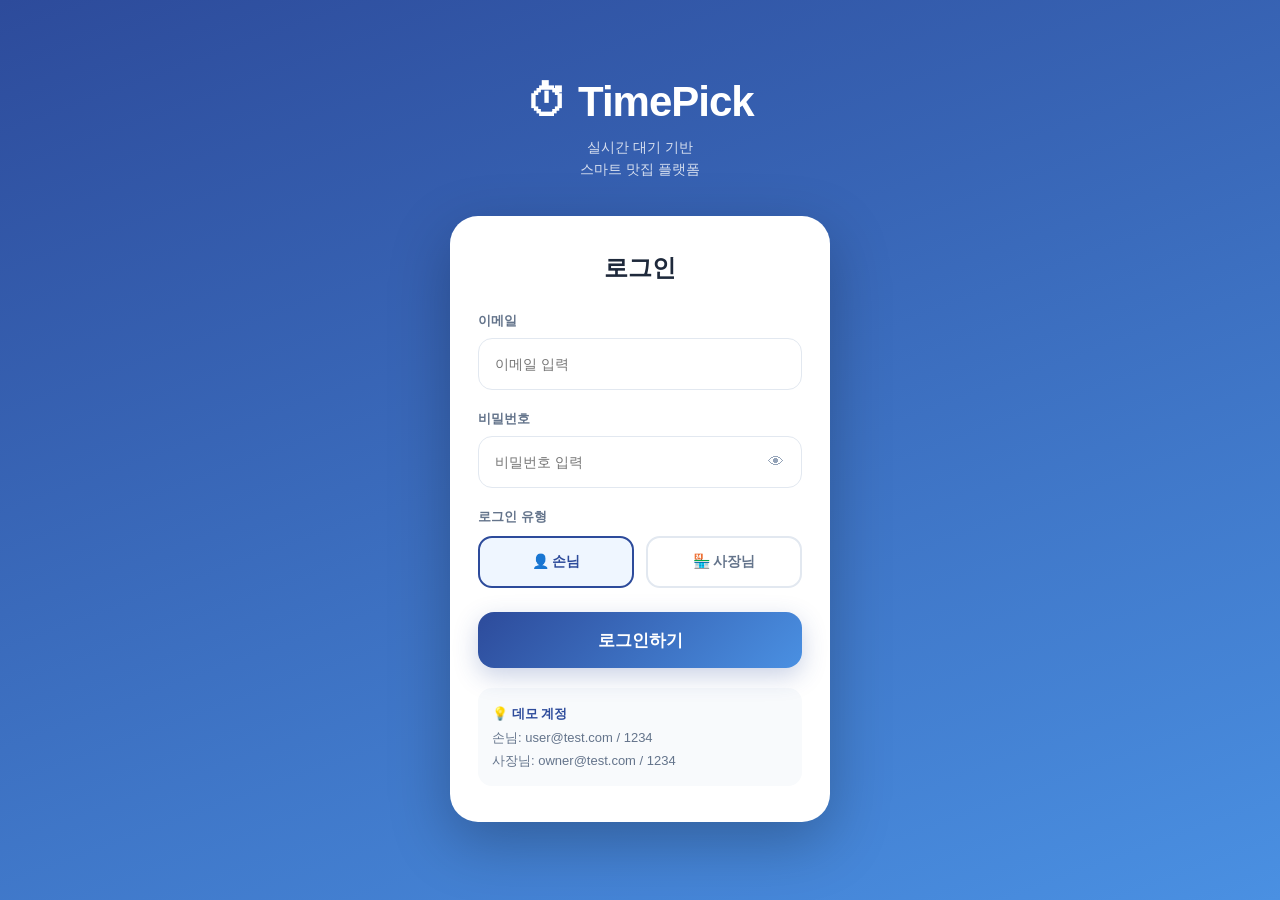
<file: login.html>
<!DOCTYPE html>
<html lang="ko">
<head>
    <meta charset="UTF-8" />
    <meta name="viewport" content="width=device-width, initial-scale=1.0" />
    <title>TimePick - 로그인</title>

    <style>
        * {
            box-sizing: border-box;
            margin: 0;
            padding: 0;
        }

        body {
            background: linear-gradient(160deg, #2D4B9B 0%, #4A90E2 100%);
            min-height: 100vh;

            display: flex;
            align-items: center;
            justify-content: center;

            font-family: 'Pretendard', -apple-system, sans-serif;

            padding: 20px;
        }

        .login-wrap {
            width: 100%;
            max-width: 380px;
            text-align: center;
        }

        .login-logo {
            font-size: 42px;
            font-weight: 900;
            color: white;

            margin-bottom: 10px;
            letter-spacing: -1px;
        }

        .login-subtitle {
            font-size: 14px;
            color: rgba(255, 255, 255, 0.8);

            line-height: 1.6;
            margin-bottom: 36px;
        }

        .login-card {
            background: white;
            border-radius: 28px;

            padding: 36px 28px;

            box-shadow: 0 20px 60px rgba(0, 0, 0, 0.25);
        }

        .login-card h2 {
            font-size: 24px;
            font-weight: 800;

            color: #1e293b;

            margin-bottom: 28px;
        }

        .input-group {
            margin-bottom: 20px;
            text-align: left;
        }

        .input-label {
            display: block;

            font-size: 13px;
            font-weight: 700;

            color: #64748b;

            margin-bottom: 8px;
        }

        .input-field {
            width: 100%;
            height: 52px;

            padding: 0 16px;

            border: 1.5px solid #e2e8f0;
            border-radius: 14px;

            font-size: 14px;
            color: #1e293b;

            outline: none;

            transition: all 0.2s ease;

            background: white;
        }

        .input-field:focus {
            border-color: #4A90E2;
            box-shadow: 0 0 0 4px rgba(74, 144, 226, 0.12);
        }

        /* 비밀번호 영역 */
        .pw-wrap {
            position: relative;
        }

        .pw-wrap .input-field {
            padding-right: 48px;
        }

        .pw-toggle {
            position: absolute;

            right: 14px;
            top: 50%;

            transform: translateY(-50%);

            width: 24px;
            height: 24px;

            display: flex;
            align-items: center;
            justify-content: center;

            background: transparent;
            border: none;

            cursor: pointer;

            color: #94a3b8;
            font-size: 16px;

            padding: 0;
        }

        .role-label {
            display: block;

            text-align: left;

            font-size: 13px;
            font-weight: 700;

            color: #64748b;

            margin-bottom: 10px;
        }

        .role-row {
            display: flex;
            gap: 12px;

            margin-bottom: 24px;
        }

        .role-btn {
            flex: 1;

            height: 52px;

            display: flex;
            align-items: center;
            justify-content: center;

            gap: 6px;

            border: 2px solid #e2e8f0;
            border-radius: 14px;

            background: white;

            font-size: 14px;
            font-weight: 700;

            color: #64748b;

            cursor: pointer;

            transition: all 0.2s ease;
        }

        .role-btn.active {
            border-color: #2D4B9B;
            background: #eff6ff;
            color: #2D4B9B;
        }

        .login-btn {
            width: 100%;
            height: 56px;

            border: none;
            border-radius: 16px;

            background: linear-gradient(135deg, #2D4B9B, #4A90E2);

            color: white;

            font-size: 17px;
            font-weight: 800;

            cursor: pointer;

            transition: transform 0.15s ease;

            box-shadow: 0 8px 24px rgba(45, 75, 155, 0.25);

            margin-bottom: 20px;
        }

        .login-btn:active {
            transform: scale(0.98);
        }

        .demo-hint {
            background: #f8fafc;

            border-radius: 14px;

            padding: 14px;

            text-align: left;

            font-size: 13px;
            color: #64748b;

            line-height: 1.8;
        }

        .demo-hint strong {
            color: #2D4B9B;
        }
    </style>
</head>

<body>
    <div class="login-wrap">

        <h1 class="login-logo">⏱ TimePick</h1>

        <p class="login-subtitle">
            실시간 대기 기반<br />
            스마트 맛집 플랫폼
        </p>

        <div class="login-card">

            <h2>로그인</h2>

            <!-- 이메일 -->
            <div class="input-group">
                <label class="input-label">이메일</label>

                <input
                    class="input-field"
                    type="text"
                    id="email"
                    placeholder="이메일 입력"
                    autocomplete="off"
                />
            </div>

            <!-- 비밀번호 -->
            <div class="input-group">

                <label class="input-label">비밀번호</label>

                <div class="pw-wrap">

                    <input
                        class="input-field"
                        type="password"
                        id="password"
                        placeholder="비밀번호 입력"
                        autocomplete="off"
                    />

                    <button
                        class="pw-toggle"
                        type="button"
                        id="pwToggle"
                        onclick="togglePw()"
                    >
                        👁
                    </button>

                </div>
            </div>

            <!-- 역할 선택 -->
            <span class="role-label">로그인 유형</span>

            <div class="role-row">

                <button
                    class="role-btn active"
                    id="roleUser"
                    onclick="selectRole('user')"
                >
                    👤 손님
                </button>

                <button
                    class="role-btn"
                    id="roleOwner"
                    onclick="selectRole('owner')"
                >
                    🏪 사장님
                </button>

            </div>

            <!-- 로그인 버튼 -->
            <button class="login-btn" onclick="login()">
                로그인하기
            </button>

            <!-- 데모 계정 -->
            <div class="demo-hint">

                💡 <strong>데모 계정</strong><br />

                손님: user@test.com / 1234<br />
                사장님: owner@test.com / 1234

            </div>

        </div>
    </div>

    <script>
        let selectedRole = "user";
        let pwVisible = false;

        // 비밀번호 보이기/숨기기
        function togglePw() {

            pwVisible = !pwVisible;

            const input = document.getElementById("password");
            const btn = document.getElementById("pwToggle");

            if (pwVisible) {
                input.type = "text";
                btn.textContent = "🙈";
            } else {
                input.type = "password";
                btn.textContent = "👁";
            }
        }

        // 역할 선택
        function selectRole(role) {

            selectedRole = role;

            document
                .getElementById("roleUser")
                .classList.toggle("active", role === "user");

            document
                .getElementById("roleOwner")
                .classList.toggle("active", role === "owner");
        }

        // 로그인
        function login() {

            const email = document
                .getElementById("email")
                .value
                .trim();

            const password = document
                .getElementById("password")
                .value
                .trim();

            if (!email || !password) {

                alert("이메일과 비밀번호를 입력해주세요!");
                return;
            }

            localStorage.setItem("role", selectedRole);
            localStorage.setItem("email", email);
            localStorage.setItem("loggedIn", "true");

            if (selectedRole === "owner") {
                location.href = "owner.html";
            } else {
                location.href = "main.html";
            }
        }
    </script>
</body>
</html>
</file>
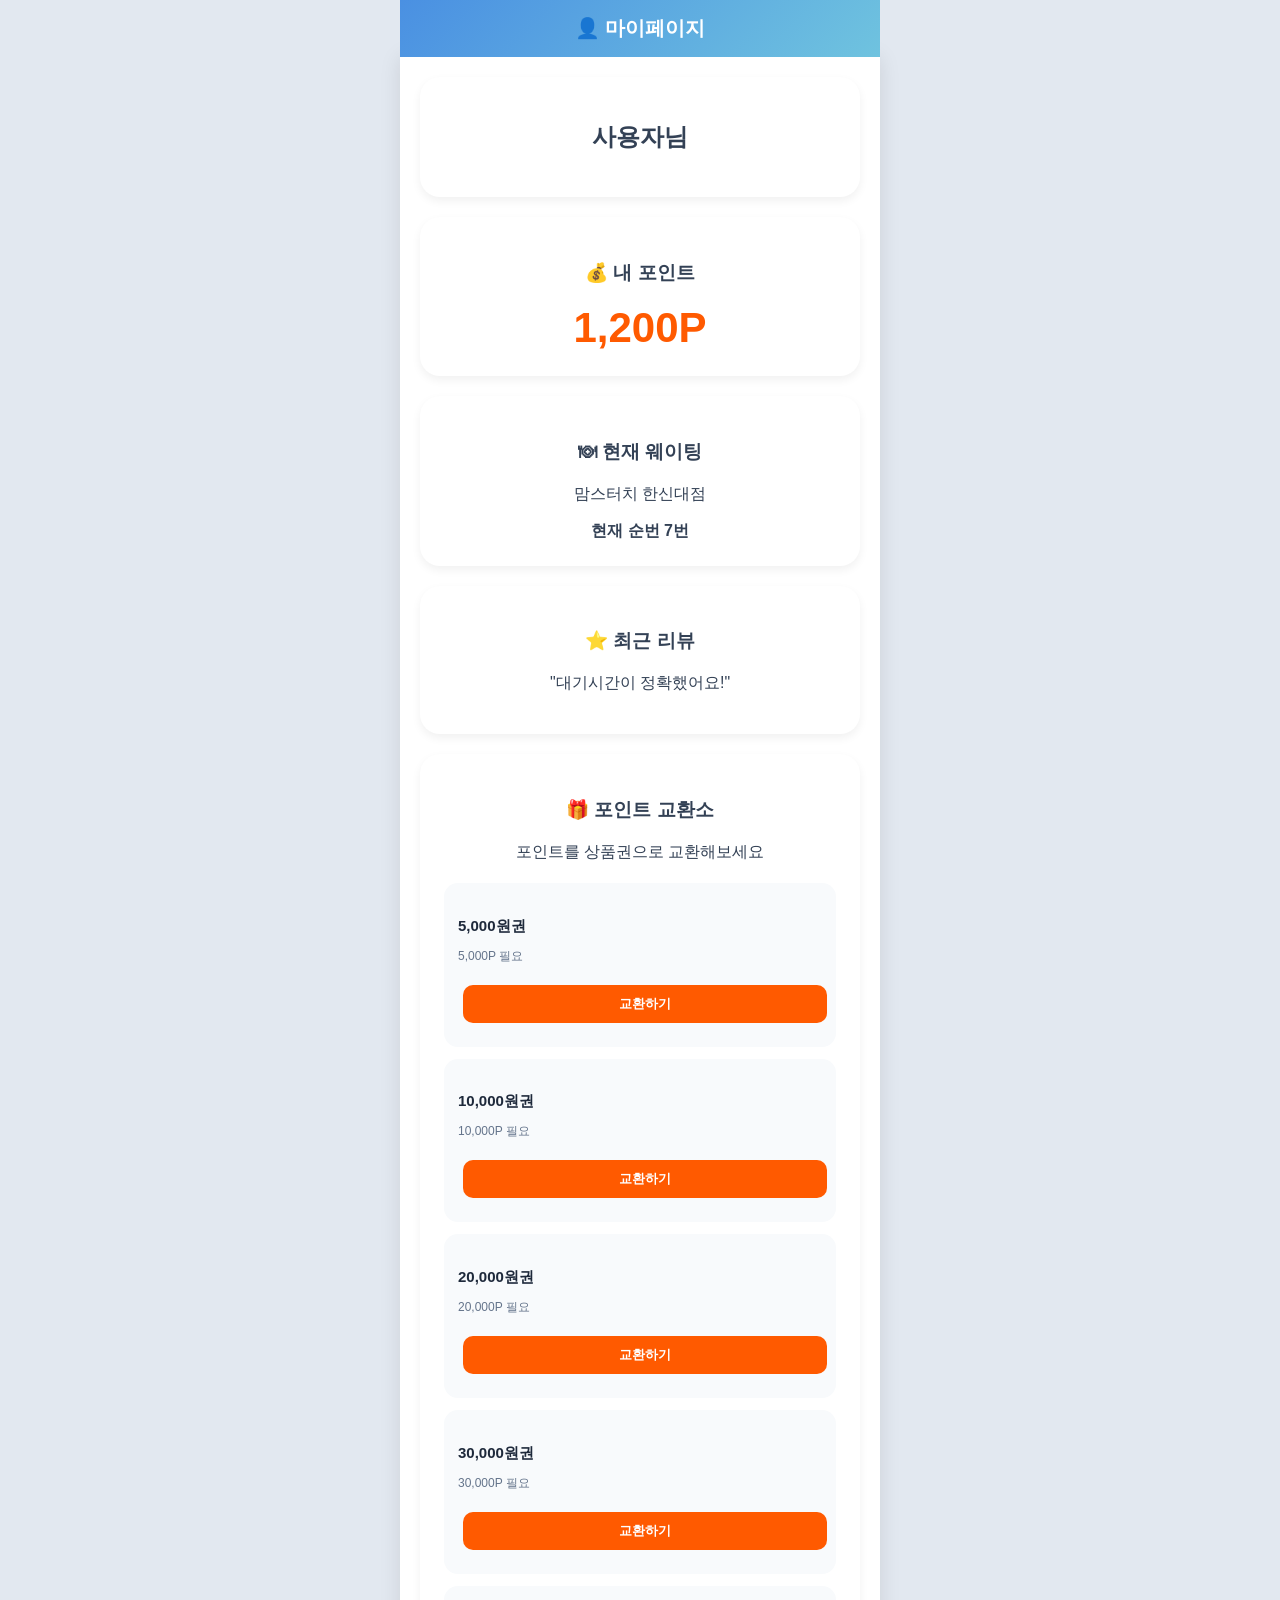
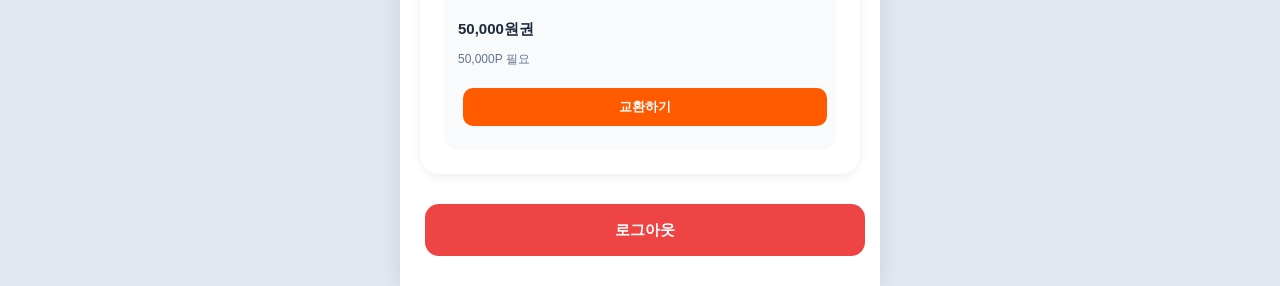
<file: mypage.html>
<!DOCTYPE html>
<html lang="ko">

<head>
    <meta charset="UTF-8">
    <meta name="viewport"
          content="width=device-width, initial-scale=1.0">

    <title>마이페이지</title>

    <link rel="stylesheet" href="style.css">
</head>

<body>

    <!-- 헤더 -->
    <header class="header">

        <div class="header-content"
             style="justify-content:center;">

            <h1 class="title">
                👤 마이페이지
            </h1>

        </div>

    </header>

    <div class="container">

        <!-- 프로필 -->
        <div class="mypage-card">

            <h2 id="userName">
                사용자님
            </h2>

            <p id="userEmail">
                example@email.com
            </p>

        </div>

        <!-- 포인트 -->
        <div class="mypage-card">

            <h3>
                💰 내 포인트
               
            </h3>

            <div class="point-number">
                1,200P
            </div>

        </div>

        <!-- 웨이팅 -->
        <div class="mypage-card">

            <h3>
                🍽 현재 웨이팅
            </h3>

            <p>
                맘스터치 한신대점
            </p>

            <strong>
                현재 순번 7번
            </strong>

        </div>

        <!-- 최근 리뷰 -->
        <div class="mypage-card">

            <h3>
                ⭐ 최근 리뷰
            </h3>

            <p>
                "대기시간이 정확했어요!"
            </p>

        </div>
<!-- 교환권 -->
<div class="mypage-card">

    <h3>
        🎁 포인트 교환소
    </h3>

    <p>
        포인트를 상품권으로 교환해보세요
    </p>

    <div class="coupon-list">

        <div class="coupon-item">

            <h4>5,000원권</h4>

            <p>5,000P 필요</p>

            <button onclick="usePoint(5000)">
                교환하기
            </button>

        </div>

        <div class="coupon-item">

            <h4>10,000원권</h4>

            <p>10,000P 필요</p>

            <button onclick="usePoint(10000)">
                교환하기
            </button>

        </div>

        <div class="coupon-item">

            <h4>20,000원권</h4>

            <p>20,000P 필요</p>

            <button onclick="usePoint(20000)">
                교환하기
            </button>

        </div>

        <div class="coupon-item">

            <h4>30,000원권</h4>

            <p>30,000P 필요</p>

            <button onclick="usePoint(30000)">
                교환하기
            </button>

        </div>

        <div class="coupon-item">

            <h4>50,000원권</h4>

            <p>50,000P 필요</p>

            <button onclick="usePoint(50000)">
                교환하기
            </button>

        </div>

    </div>

</div>
        <!-- 로그아웃 -->
        <button
            class="logout-btn"
            onclick="logout()"
        >
            로그아웃
        </button>

    </div>

    <script src="mypage.js"></script>

</body>
</html>
</file>
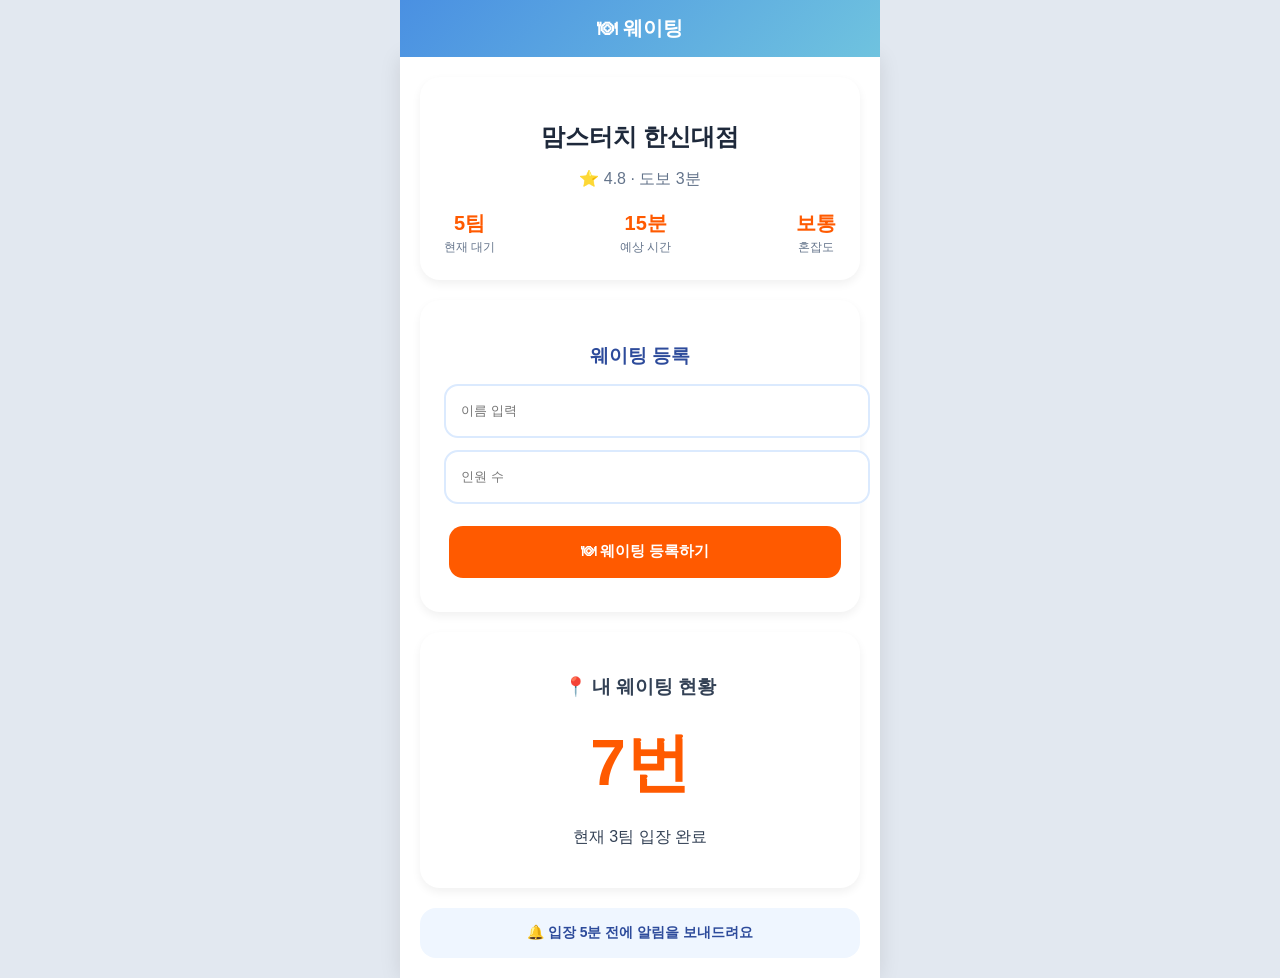
<file: waiting.html>
<!DOCTYPE html>
<html lang="ko">

<head>
    <meta charset="UTF-8">
    <meta name="viewport"
          content="width=device-width, initial-scale=1.0">

    <title>웨이팅</title>

    <link rel="stylesheet" href="style.css">
</head>

<body>

    <!-- 헤더 -->
    <header class="header">

        <div class="header-content"
             style="justify-content:center;">

            <h1 class="title">
                🍽 웨이팅
            </h1>

        </div>

    </header>

    <div class="container">

        <!-- 매장 정보 -->
        <div class="store-box">

            <h2>
                맘스터치 한신대점
            </h2>

            <p>
                ⭐ 4.8 · 도보 3분
            </p>

            <div class="waiting-status">

                <div>

                    <strong>5팀</strong>
                    <span>현재 대기</span>

                </div>

                <div>

                    <strong>15분</strong>
                    <span>예상 시간</span>

                </div>

                <div>

                    <strong>보통</strong>
                    <span>혼잡도</span>

                </div>

            </div>

        </div>

        <!-- 웨이팅 등록 -->
        <div class="waiting-register">

            <h3>
                웨이팅 등록
            </h3>

            <input
                type="text"
                placeholder="이름 입력"
            >

            <input
                type="number"
                placeholder="인원 수"
            >

            <button onclick="registerWaiting()">

                🍽 웨이팅 등록하기

            </button>

        </div>

        <!-- 내 웨이팅 -->
        <div class="my-waiting">

            <h3>
                📍 내 웨이팅 현황
            </h3>

            <div class="waiting-number">

                7번

            </div>

            <p>

                현재 3팀 입장 완료

            </p>

            <div class="progress-bar">

                <div class="progress-fill"></div>

            </div>

        </div>

        <!-- 알림 -->
        <div class="notify-box">

            🔔 입장 5분 전에 알림을 보내드려요

        </div>

    </div>

    <script>

        function registerWaiting() {

            alert(
                "🎉 웨이팅 등록 완료!\n\n현재 순번은 7번입니다."
            );
        }

    </script>

</body>
</html>
</file>
<file: style.css>
/* 전체 기본 (PC 모니터 바탕화면 역할) */
body {
  font-family: 'Pretendard', sans-serif;
  margin: 0;
  background: #e2e8f0; /* 앱 바깥쪽 배경은 살짝 어두운 회색으로 */
  color: #334155;
}

/* 헤더 (모바일 너비 480px로 고정) */
.header, header {
  display: flex;
  align-items: center;
  justify-content: center;
  gap: 10px;
  background: linear-gradient(135deg, #4A90E2, #6FC3DF);
  padding: 15px;
  position: sticky;
  top: 0;
  z-index: 100;
  max-width: 480px; /* 뚱뚱해지지 않게 너비 제한! */
  margin: 0 auto; /* 화면 가운데 정렬 */
  box-sizing: border-box;
}

/* 헤더 내부 정렬 */
.header-content { 
  display: flex; 
  align-items: center; 
  width: 100%;
  gap: 15px; 
}

.back-btn { 
  background: none; 
  border: none; 
  font-size: 20px; 
  color: white; 
  cursor: pointer; 
  margin: 0;
}

.logo {
  width: 40px;
}

.title, h1 {
  font-size: 20px;
  font-weight: bold;
  color: white;
  margin: 0;
}

/* 컨테이너 (모바일 너비 480px로 고정) */
.container {
  padding: 20px;
  text-align: center;
  max-width: 480px; /* 뚱뚱해지지 않게 너비 제한! */
  margin: 0 auto; /* 화면 가운데 정렬 */
  background: white;
  min-height: 100vh;
  box-sizing: border-box;
  box-shadow: 0 0 20px rgba(0,0,0,0.05); /* 스마트폰처럼 양옆에 살짝 그림자 추가 */
}
/* 가장 강력하게 모바일 사이즈(480px)로 고정하는 코드 */
body {
  font-family: 'Pretendard', sans-serif;
  margin: 0;
  background: #e2e8f0 !important; /* 바깥 배경은 회색 */
  display: flex;
  flex-direction: column;
  align-items: center; /* 전체 화면을 가운데로 강제 정렬 */
}

/* 헤더와 컨테이너를 정확히 480px로 강제 고정! */
header, .header, .container {
  width: 100% !important;
  max-width: 480px !important;
  margin: 0 auto !important;
  box-sizing: border-box !important;
}

.container {
  background: white !important;
  min-height: 100vh !important;
  box-shadow: 0 0 20px rgba(0,0,0,0.1) !important;
}

/* (이 아래부터는 기존에 있던 검색 UI, 카드 리스트, 그래프 등의 코드를 그대로 두시면 됩니다!) */

/* 검색 UI */
select, button {
  padding: 10px;
  border-radius: 10px;
  border: none;
  margin: 10px 5px;
  font-size: 16px;
}

button {
  background: #FF5A00;
  color: white;
  cursor: pointer;
}

/* 카드 리스트 */
#list {
  display: grid;
  grid-template-columns: repeat(auto-fill, minmax(230px, 1fr));
  gap: 16px;
  margin-top: 20px;
}

/* 카드 */
.card {
  position: relative;
  background: white;
  border-radius: 20px;
  padding: 15px;
  box-shadow: 0 10px 25px rgba(0,0,0,0.08);
  transition: 0.3s;
}

.card:hover {
  transform: translateY(-6px);
}

/* 추천 뱃지 */
.card::before {
  content: "추천";
  position: absolute;
  top: 10px;
  left: 10px;
  background: #ff4d4f;
  color: white;
  padding: 4px 8px;
  border-radius: 8px;
  font-size: 12px;
}

/* 이미지 */
.food-img {
  width: 100%;
  height: 150px;
  border-radius: 12px;
  object-fit: cover;
  margin-bottom: 10px;
}

/* 텍스트 */
.card h3 {
  margin: 5px 0;
  color: #2D4B9B;
}

.wait {
  color: #ff4d4f;
  font-weight: bold;
}

/* 지도 */
#map {
  width: 100%;
  height: 250px;
  margin-top: 20px;
  border-radius: 15px;
  border: 1px solid #e2e8f0;
}

/* =========================================
   여기서부터 상세 페이지(detail.html) 전용 스타일 
   ========================================= */

/* 대기시간 강조 카드 */
.wait-card {
  background: linear-gradient(135deg, #eff6ff 0%, #dbeafe 100%);
  padding: 20px;
  border-radius: 15px;
  text-align: center;
  margin: 15px 0;
  box-shadow: 0 4px 6px rgba(0,0,0,0.05);
}
.wait-label { font-size: 14px; color: #64748b; font-weight: bold; }
.wait-time { font-size: 36px !important; color: #4A90E2 !important; margin: 10px 0; }
.status-msg { color: #10b981; font-weight: bold; font-size: 14px; margin: 0; }

/* 혼잡도 그래프 */
/* =========================================
   혼잡도 그래프 (가로 쫙 늘리기 + 막대기 간격 조정)
   ========================================= */
.graph-container { 
  background: #ffffff; /* 하얀색 박스 배경 */
  padding: 20px; 
  border-radius: 15px; 
  margin: 20px 0; 
  width: 40% !important; /* 🌟 핵심: 가로 넓이를 꽉 차게 늘림 */
  box-sizing: border-box; /* 패딩 때문에 삐져나가지 않게 막아줌 */
  box-shadow: 0 4px 10px rgba(0,0,0,0.03); /* 살짝 고급스러운 그림자 */
}

.graph {
  height: 140px;
  display: flex;
  align-items: flex-end;
  justify-content: space-between; /* 🌟 핵심: 막대기들을 양옆으로 시원하게 퍼뜨림 */
  border-bottom: 2px solid #cbd5e1;
  padding-top: 20px;
}

.bar { 
  width: 15%; /* 막대기 두께도 비율로 맞춰서 화면에 맞게 늘어남 */
  max-width: 35px; /* 너무 뚱뚱해지는 건 방지 */
  background: #94a3b8; 
  border-radius: 6px 6px 0 0; 
  position: relative; 
  transition: height 0.5s ease; 
}

.bar.p-time { 
  background: #FF5A00; 
}

.bar span { 
  position: absolute; 
  top: -22px; 
  width: 100%; 
  text-align: center; 
  font-size: 11px; 
  font-weight: bold; 
  color: #FF5A00; 
}

.graph-labels { 
  display: flex; 
  justify-content: space-between; /* 🌟 시간 글씨들도 양옆으로 시원하게 퍼뜨림 */
  margin-top: 10px; 
  font-size: 12px; 
  color: #64748b; 
  font-weight: bold; 
}
/* =========================================
   최적 방문 시간 강조 박스 (눈에 띄게!)
   ========================================= */
.recommend-box {
  background: #fff7ed; /* 연한 오렌지 배경 */
  border: 2px solid #fdba74; /* 오렌지색 테두리 */
  padding: 15px 20px;
  border-radius: 12px;
  display: flex;
  align-items: center;
  gap: 15px;
  margin: 25px 0;
  box-shadow: 0 4px 10px rgba(255, 90, 0, 0.1);
  text-align: left;
}

.recommend-icon {
  font-size: 28px;
}

.recommend-text {
  font-size: 14px;
  color: #431407;
  line-height: 1.5;
  word-break: keep-all; /* 단어 단위로 깔끔하게 줄바꿈 */
}

.recommend-text strong {
  font-size: 16px;
  color: #ea580c;
}

/* =========================================
   리워드 배너 (세로로 넓게 배치해서 글씨 안 잘리게!)
   ========================================= */
.reward-banner {
  background: #2D4B9B;
  color: white;
  padding: 25px 20px; /* 위아래 여백을 팍 늘림 */
  border-radius: 15px;
  display: flex;
  flex-direction: column; /* 가로가 아니라 세로로 층층이 배치 */
  gap: 15px;
  margin: 30px 0;
  text-align: center;
  box-shadow: 0 6px 15px rgba(45, 75, 155, 0.2);
}

.reward-text h4 { 
  margin: 0; 
  font-size: 18px; /* 제목 크기 키움 */
  word-break: keep-all; 
}

.reward-text p { 
  margin: 5px 0 0; 
  font-size: 14px; 
  opacity: 0.9; 
  word-break: keep-all; 
}

.point-btn { 
  background: #FF5A00; 
  color: white; 
  border: none; 
  padding: 15px; /* 버튼도 누르기 쉽게 큼직하게 */
  border-radius: 10px; 
  font-weight: bold; 
  font-size: 16px;
  cursor: pointer; 
  width: 100%; /* 버튼 가로 꽉 차게 */
  margin: 0; 
  box-shadow: 0 4px 6px rgba(255, 90, 0, 0.3);
}
/* 광고 및 대체 동선 추천 */
.ad-section { border: 2px dashed #94a3b8; padding: 20px; border-radius: 15px; background: #fffaf5; text-align: left; }
.ad-label { background: #64748b; color: white; display: inline-block; padding: 3px 8px; font-size: 11px; border-radius: 4px; margin-bottom: 10px; font-weight: bold; }
.alt-card { background: white; padding: 15px; border-radius: 10px; border: 1px solid #fed7aa; margin-top: 15px; cursor: pointer; box-shadow: 0 2px 4px rgba(0,0,0,0.05); }

/* 리뷰 섹션 */
.review-section { text-align: left; margin-top: 30px; }
.review-item { border-bottom: 1px solid #e2e8f0; padding: 15px 0; }
.review-header { display: flex; gap: 10px; align-items: center; margin-bottom: 8px; }
.wait-info { font-size: 12px; background: #fee2e2; color: #ef4444; padding: 3px 8px; border-radius: 6px; font-weight: bold; }

.home-btn { width: 100%; padding: 15px; background: #64748b; color: white; border: none; border-radius: 12px; margin-top: 30px; cursor: pointer; font-size: 16px; font-weight: bold; }
/* =========================================
   대기시간 공유 모달창 (팝업) 스타일 
   ========================================= */
.modal-overlay {
    display: none; /* 평소에는 숨김 */
    position: fixed; 
    top: 0; left: 0; 
    width: 100%; height: 100%;
    background: rgba(0,0,0,0.6); /* 반투명 검은색 배경 */
    z-index: 1000;
    justify-content: center; 
    align-items: center;
}

.modal-content {
    background: white; 
    padding: 30px 20px; 
    border-radius: 20px;
    width: 85%; 
    max-width: 350px; 
    text-align: center;
    position: relative;
    box-shadow: 0 10px 25px rgba(0,0,0,0.2);
    animation: popUp 0.3s ease-out;
}

@keyframes popUp {
    from { transform: scale(0.8); opacity: 0; }
    to { transform: scale(1); opacity: 1; }
}

.close-btn {
    position: absolute; 
    top: 15px; right: 20px; 
    font-size: 28px; 
    color: #94a3b8; 
    cursor: pointer;
    font-weight: bold;
}

#waitInput {
    width: 90%; 
    padding: 15px; 
    margin: 20px 0; 
    border: 2px solid #e2e8f0; 
    border-radius: 10px; 
    font-size: 16px; 
    text-align: center;
    outline: none;
}

#waitInput:focus {
    border-color: #FF5A00;
}

.btn-submit {
    background: #FF5A00; 
    width: 100%; 
    margin: 0; 
    padding: 15px; 
    border-radius: 12px;
    font-size: 16px;
    font-weight: bold;
}



#map {
    width: 100%;
    height: 320px;
    border-radius: 18px;
    margin: 20px 0;
    overflow: hidden;
}

.login-container {
    max-width: 420px;
    margin: 0 auto;
    padding: 40px 20px;
    text-align: center;
}

.login-logo {
    font-size: 38px;
    color: #2D4B9B;
    margin-bottom: 10px;
}

.login-subtitle {
    color: #64748b;
    font-size: 15px;
    margin-bottom: 40px;
}

.login-card {
    background: white;
    padding: 30px 20px;
    border-radius: 20px;
    margin-bottom: 20px;
    box-shadow: 0 4px 12px rgba(0,0,0,0.08);
}

.login-card h2 {
    margin-bottom: 10px;
    color: #1e293b;
}

.login-card p {
    color: #64748b;
    font-size: 14px;
    margin-bottom: 20px;
}

.login-card button {
    width: 100%;
    height: 52px;
    border: none;
    border-radius: 14px;
    background: #4A90E2;
    color: white;
    font-size: 15px;
    font-weight: bold;
    cursor: pointer;
}

.login-card.owner button {
    background: #FF5A00;
}


.owner-card {
    background: white;
    padding: 25px 20px;
    border-radius: 20px;
    margin-bottom: 20px;
    box-shadow: 0 4px 10px rgba(0,0,0,0.06);
}

.owner-card h2 {
    margin-bottom: 10px;
    color: #2D4B9B;
}

.owner-card p {
    color: #64748b;
    margin-bottom: 15px;
}

.owner-card input,
.owner-card select,
.owner-card textarea {
    width: 100%;
    padding: 14px;
    border-radius: 12px;
    border: 2px solid #dbeafe;
    margin-bottom: 15px;
    font-size: 15px;
}

.owner-card textarea {
    min-height: 100px;
    resize: none;
}

.owner-card button {
    width: 100%;
    height: 50px;
    border: none;
    border-radius: 14px;
    background: #FF5A00;
    color: white;
    font-size: 15px;
    font-weight: bold;
    cursor: pointer;
}


.ai-banner {
    background: linear-gradient(135deg, #4A90E2, #2D4B9B);
    color: white;
    padding: 16px;
    border-radius: 16px;
    margin-bottom: 20px;
    font-size: 14px;
    font-weight: bold;
    box-shadow: 0 4px 10px rgba(0,0,0,0.08);
}

.popular-box {
    background: white;
    padding: 18px;
    border-radius: 18px;
    margin-bottom: 20px;
    box-shadow: 0 4px 10px rgba(0,0,0,0.06);
}

.popular-box h3 {
    margin-bottom: 15px;
    color: #2D4B9B;
    font-size: 16px;
}

.popular-item {
    padding: 12px;
    border-radius: 12px;
    background: #f8fafc;
    margin-bottom: 10px;
    font-size: 14px;
    font-weight: bold;
}



.search-box {
    background: #eff6ff;
    padding: 18px;
    border-radius: 18px;
    margin-bottom: 20px;
}

.search-title {
    font-size: 13px;
    color: #4A90E2;
    font-weight: bold;
    margin-bottom: 12px;
}

.location-search {
    display: flex;
    gap: 8px;
    margin-bottom: 10px;
}

#locationInput {
    flex: 1;
    height: 50px;
    padding: 0 15px;
    border-radius: 14px;
    border: 2px solid #dbeafe;
    font-size: 15px;
    background: white;
}

.location-search button {
    width: 80px;
    border: none;
    border-radius: 14px;
    background: #4A90E2;
    color: white;
    font-size: 14px;
    font-weight: bold;
    cursor: pointer;
}

.gps-btn {
    width: 100%;
    height: 48px;
    border: none;
    border-radius: 14px;
    background: #10b981;
    color: white;
    font-size: 15px;
    font-weight: bold;
    cursor: pointer;
    margin-bottom: 12px;
}

.category-row {
    display: flex;
    gap: 8px;
}

.category-row select {
    flex: 1;
    height: 48px;
    border-radius: 14px;
    border: 2px solid #dbeafe;
    padding: 0 12px;
    font-size: 14px;
}

.category-row button {
    width: 70px;
    border: none;
    border-radius: 14px;
    background: #4A90E2;
    color: white;
    font-weight: bold;
    cursor: pointer;
}


.splash-body {
    margin: 0;
    background: linear-gradient(135deg, #4A90E2, #2D4B9B);
    height: 100vh;
    display: flex;
    justify-content: center;
    align-items: center;
}

.splash-container {
    text-align: center;
    color: white;
}

.splash-logo {
    font-size: 42px;
    margin-bottom: 15px;
}

.splash-text {
    font-size: 16px;
    opacity: 0.9;
    margin-bottom: 30px;
}

.loader {
    width: 45px;
    height: 45px;
    border: 5px solid rgba(255,255,255,0.3);
    border-top: 5px solid white;
    border-radius: 50%;
    margin: auto;
    animation: spin 1s linear infinite;
}

@keyframes spin {

    0% {
        transform: rotate(0deg);
    }

    100% {
        transform: rotate(360deg);
    }
}


.graph-box {
    background: white;
    padding: 20px;
    border-radius: 18px;
    margin-top: 20px;
    box-shadow: 0 4px 10px rgba(0,0,0,0.06);
}

.graph-box h3 {
    margin-bottom: 20px;
    color: #2D4B9B;
}

.graph-item {
    display: flex;
    align-items: center;
    gap: 10px;
    margin-bottom: 14px;
}

.graph-item span {
    width: 40px;
    font-size: 13px;
    font-weight: bold;
}

.bar {
    height: 18px;
    background: linear-gradient(135deg, #4A90E2, #2D4B9B);
    border-radius: 20px;
}


.modal {
    display: none;
    position: fixed;
    z-index: 999;
    left: 0;
    top: 0;
    width: 100%;
    height: 100%;
    background: rgba(0,0,0,0.5);
}

.modal-content {
    background: white;
    width: 90%;
    max-width: 420px;
    margin: 50px auto;
    padding: 25px;
    border-radius: 20px;
    position: relative;
}

.close {
    position: absolute;
    right: 20px;
    top: 15px;
    font-size: 24px;
    cursor: pointer;
}

.modal-content h2 {
    text-align: center;
    color: #2D4B9B;
    margin-bottom: 15px;
}

.reward-text {
    text-align: center;
    color: #64748b;
    margin-bottom: 20px;
    font-size: 14px;
}

.modal-content label {
    display: block;
    margin-top: 15px;
    margin-bottom: 8px;
    font-weight: bold;
    font-size: 14px;
}

.modal-content input {
    width: 100%;
    height: 45px;
    border-radius: 12px;
    border: 2px solid #dbeafe;
    padding: 0 12px;
}

.radio-group {
    display: flex;
    gap: 12px;
    flex-wrap: wrap;
}

.submit-btn {
    width: 100%;
    height: 50px;
    margin-top: 25px;
    border: none;
    border-radius: 14px;
    background: #FF5A00;
    color: white;
    font-size: 16px;
    font-weight: bold;
    cursor: pointer;
}


.store-box {
    background: white;
    padding: 24px;
    border-radius: 20px;
    margin-bottom: 20px;
    box-shadow: 0 4px 10px rgba(0,0,0,0.06);
}

.store-box h2 {
    margin-bottom: 8px;
    color: #1e293b;
}

.store-box p {
    color: #64748b;
    margin-bottom: 20px;
}

.waiting-status {
    display: flex;
    justify-content: space-between;
    text-align: center;
}

.waiting-status strong {
    display: block;
    font-size: 20px;
    color: #FF5A00;
}

.waiting-status span {
    font-size: 12px;
    color: #64748b;
}

.waiting-register {
    background: white;
    padding: 24px;
    border-radius: 20px;
    margin-bottom: 20px;
    box-shadow: 0 4px 10px rgba(0,0,0,0.06);
}

.waiting-register h3 {
    margin-bottom: 15px;
    color: #2D4B9B;
}

.waiting-register input {
    width: 100%;
    height: 50px;
    border-radius: 14px;
    border: 2px solid #dbeafe;
    padding: 0 15px;
    margin-bottom: 12px;
}

.waiting-register button {
    width: 100%;
    height: 52px;
    border: none;
    border-radius: 14px;
    background: #FF5A00;
    color: white;
    font-size: 15px;
    font-weight: bold;
    cursor: pointer;
}

.my-waiting {
    background: white;
    padding: 24px;
    border-radius: 20px;
    text-align: center;
    margin-bottom: 20px;
    box-shadow: 0 4px 10px rgba(0,0,0,0.06);
}

.waiting-number {
    font-size: 64px;
    font-weight: bold;
    color: #FF5A00;
    margin: 20px 0;
}

.notify-box {
    background: #eff6ff;
    color: #2D4B9B;
    padding: 16px;
    border-radius: 16px;
    text-align: center;
    font-size: 14px;
    font-weight: bold;
}


.selected-store {
    display: none;
    background: white;
    border-radius: 20px;
    overflow: hidden;
    margin-bottom: 20px;
    box-shadow: 0 4px 12px rgba(0,0,0,0.08);
}

.selected-store img {
    width: 100%;
    height: 180px;
    object-fit: cover;
}

.store-info {
    padding: 20px;
}

.store-info h3 {
    margin-bottom: 8px;
    color: #1e293b;
}

.store-info p {
    color: #ef4444;
    font-weight: bold;
    margin-bottom: 15px;
}

.store-info button {
    width: 100%;
    height: 50px;
    border: none;
    border-radius: 14px;
    background: #FF5A00;
    color: white;
    font-size: 15px;
    font-weight: bold;
    cursor: pointer;
}


.login-card input,
.login-card select {
    width: 100%;
    height: 50px;
    border-radius: 14px;
    border: 2px solid #dbeafe;
    padding: 0 15px;
    margin-bottom: 12px;
    font-size: 15px;
}


.mypage-card {
    background: white;
    padding: 24px;
    border-radius: 20px;
    margin-bottom: 20px;
    text-align: center;
    box-shadow: 0 4px 10px rgba(0,0,0,0.06);
}

.point-number {
    font-size: 42px;
    font-weight: bold;
    color: #FF5A00;
    margin-top: 10px;
}

.logout-btn {
    width: 100%;
    height: 52px;
    border: none;
    border-radius: 14px;
    background: #ef4444;
    color: white;
    font-size: 15px;
    font-weight: bold;
    cursor: pointer;
}


.coupon-list {
    display: flex;
    flex-direction: column;
    gap: 12px;
    margin-top: 20px;
}


.coupon-item {
    background: #f8fafc;
    padding: 14px;
    border-radius: 14px;
    text-align: left;
}

.coupon-item h4 {
    margin-bottom: 4px;
    color: #1e293b;
    font-size: 15px;
}

.coupon-item p {
    color: #64748b;
    margin-bottom: 10px;
    font-size: 12px;
}

.coupon-item button {
    width: 100%;
    height: 38px;
    border: none;
    border-radius: 10px;
    background: #FF5A00;
    color: white;
    font-size: 13px;
    font-weight: bold;
    cursor: pointer;
}


.detail-card {
    background: white;
    border-radius: 20px;
    overflow: hidden;
    padding-bottom: 20px;
    box-shadow: 0 4px 12px rgba(0,0,0,0.08);
}

.detail-img {
    width: 100%;
    height: 220px;
    object-fit: cover;
}

.detail-card h2 {
    margin-top: 20px;
    text-align: center;
    color: #1e293b;
}

.detail-card p {
    text-align: center;
    color: #64748b;
}

.wait-box {
    background: #eff6ff;
    margin: 20px;
    padding: 20px;
    border-radius: 18px;
    text-align: center;
}

.wait-time {
    font-size: 48px;
    font-weight: bold;
    color: #4A90E2;
    margin: 10px 0;
}

.wait-box span {
    color: #10b981;
    font-size: 14px;
    font-weight: bold;
}

.map-title {
    text-align: center;
    margin: 20px 0;
    color: #1e293b;
}
</file>
